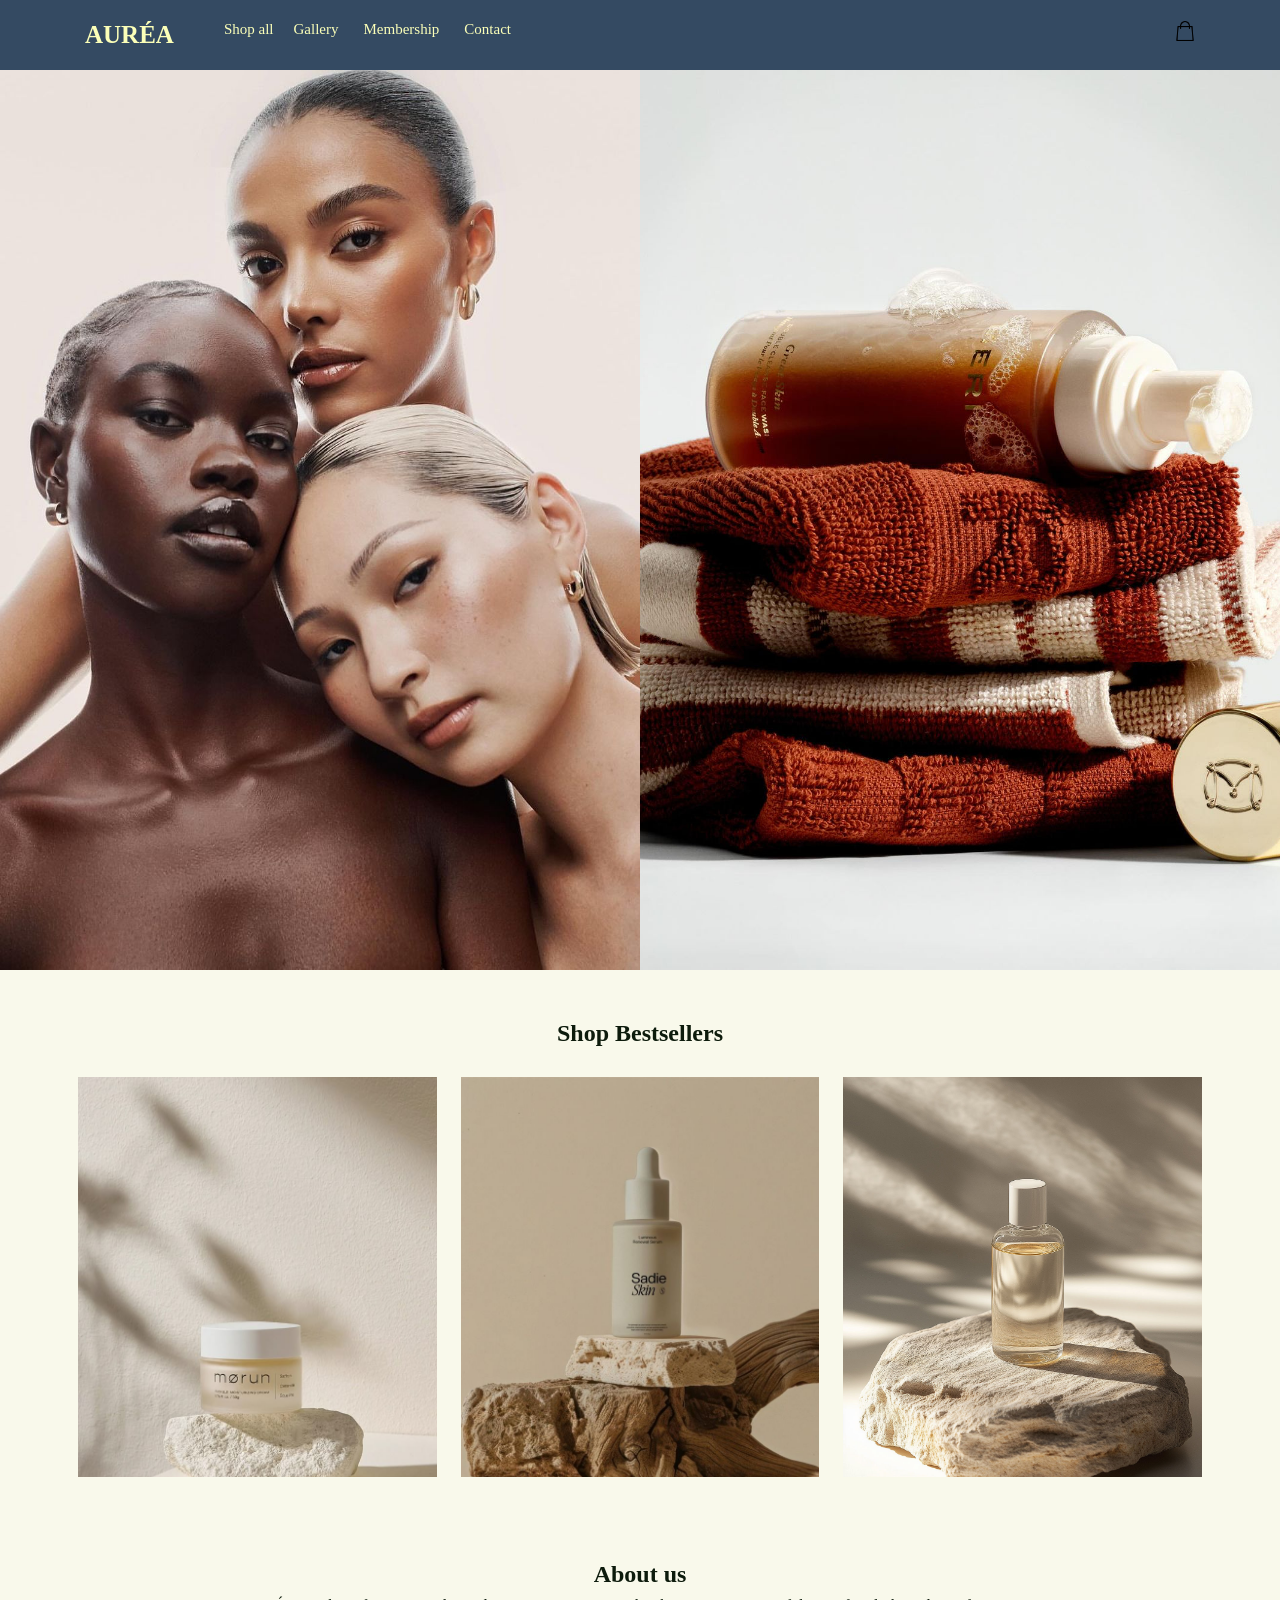
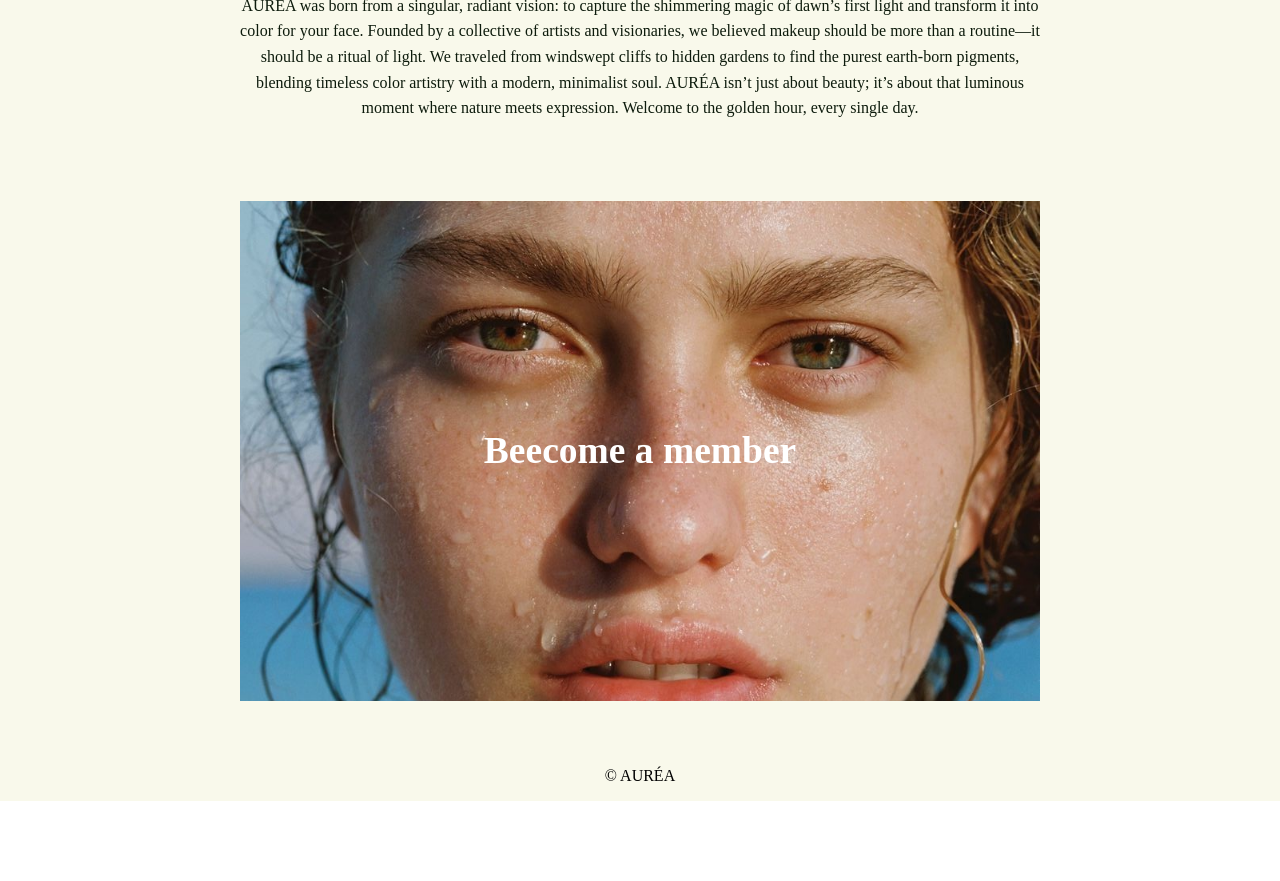
<file: index.html>
<!doctype html>
<html lang="en">
  <head>
    <meta charset="UTF-8" />
    <meta name="viewport" content="width=device-width, initial-scale=1.0" />
    <title>AURÉA</title>
    <link rel="stylesheet" href="style.css" />
    <script src="Script.js"></script>
  </head>
  <body class="homepage-grid">
    <header class="header">
      <nav>
        <a href="index.html" class="home">AURÉA</a>
        <a href="products.html" class="shop">Shop all</a>
        <a href="#" class="Gallery">Gallery</a>
        <a href="#" class="member">Membership</a>
        <!--span is a transparent box that groups text-->
        <a href="contact.html" class="contact">Contact</a>
        <a href="cart.html" class="cart-logo">
          <img src="images/cart-logo.png" class="cart-logo" />
        </a>
      </nav>
    </header>

    <img src="images/header-picture.jpeg" class="header-picture" />
    <img src="images/merit-photo.jpeg" class="header-picture" />
    <h2 class="bestseller-text">Shop Bestsellers</h2>

    <img src="images/Produktbild1.jpeg" class="bestseller-picture" />
    <img src="images/produktbild2.jpeg" class="bestseller-picture bild-ner" />
    <img src="images/produktbild3.jpeg" class="bestseller-picture" />

    <h2 class="about">About us</h2>
    <p class="about-text">
      AURÉA was born from a singular, radiant vision: to capture the shimmering
      magic of dawn’s first light and transform it into color for your face.
      Founded by a collective of artists and visionaries, we believed makeup
      should be more than a routine—it should be a ritual of light. We traveled
      from windswept cliffs to hidden gardens to find the purest earth-born
      pigments, blending timeless color artistry with a modern, minimalist soul.
      AURÉA isn’t just about beauty; it’s about that luminous moment where
      nature meets expression. Welcome to the golden hour, every single day.
    </p>
    <!--the text is written by AI from google gemini cite:google gemini-->

    <div class="member-frame">
      <img src="images/member-picture.jpeg" class="member-picture" />

      <div class="member-text">
        <h2>Beecome a member</h2>
      </div>
    </div>
    <div class="clearfix"></div>
    <footer>
      <p>&copy; AURÉA</p>
    </footer>
  </body>
</html>
</file>
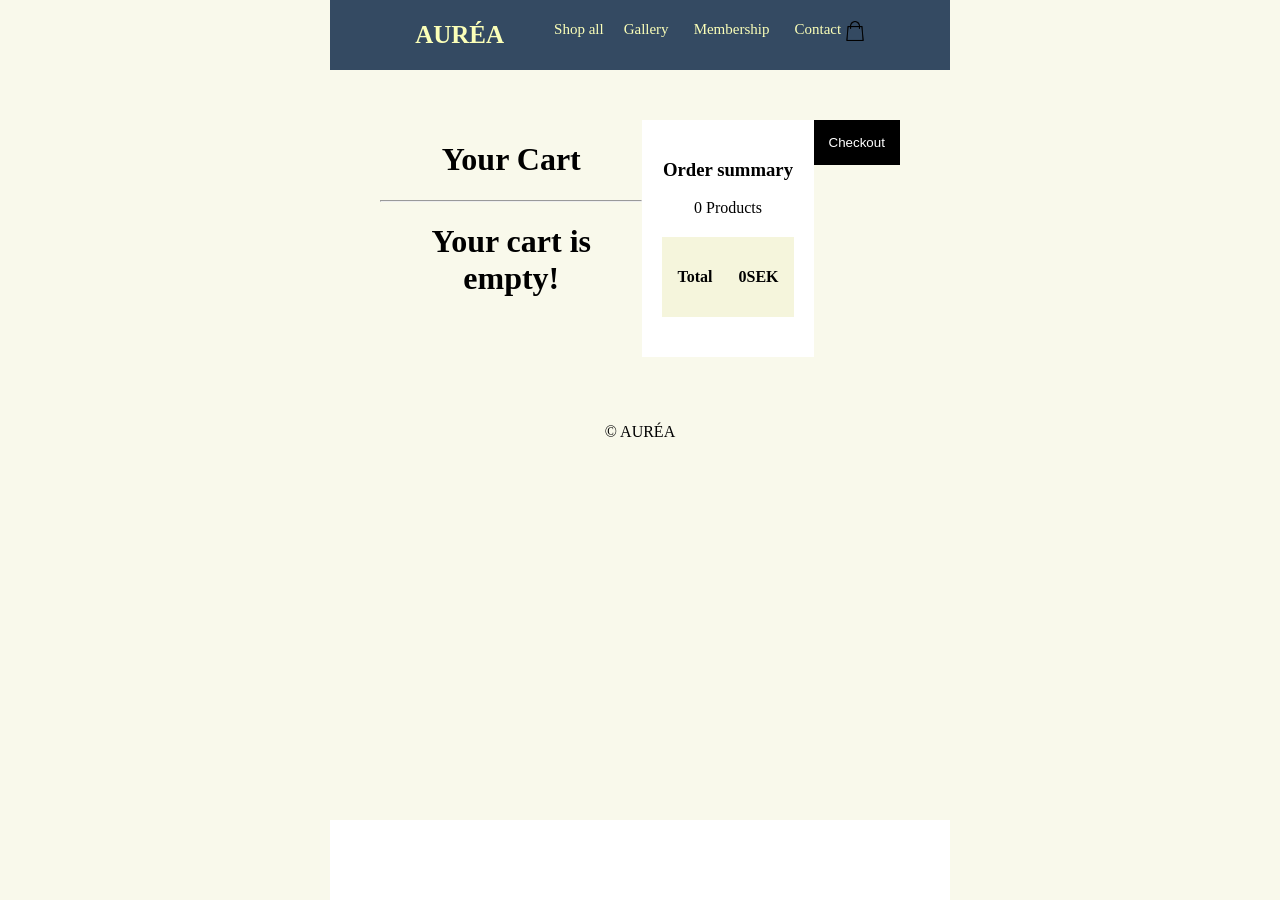
<file: cart.html>
<!doctype html>
<html lang="en">
  <head>
    <meta charset="UTF-8" />
    <meta name="viewport" content="width=device-width, initial-scale=1.0" />
    <title>Cart-AURÈA</title>
    <link rel="stylesheet" href="style.css" />
    <script src="Script.js"></script>
  </head>
  <body>
    <header class="header">
      <nav>
        <a href="index.html" class="home">AURÉA</a>
        <a href="products.html" class="shop">Shop all</a>
        <a href="#" class="Gallery">Gallery</a>
        <a href="#" class="member">Membership</a>
        <!--span is like a transparent box to group the text-->
        <a href="contact.html" class="contact">Contact</a>
        <a href="cart.html" class="cart-logo">
          <img src="images/cart-logo.png" class="cart-logo" />
        </a>
      </nav>
    </header>

    <main class="cart-main">
      <div class="cart-left">
        <h1 class="your-bag">Your Cart</h1>
        <hr />

        <div id="cart-items-container"></div>
      </div>

      <div class="cart-right">
        <h3>Order summary</h3>
        <div class="summary-line">
          <span id="item-count">0 Product</span>
        </div>

        <div class="total-section">
          <p>Total</p>
          <p><span id="total-price">0</span>SEK</p>
        </div>
      </div>

      <a href="Checkout.html">
        <button class="checkout-button">Checkout</button>
      </a>
    </main>
    <footer>
      <p>&copy; AURÉA</p>
    </footer>
  </body>
</html>
</file>
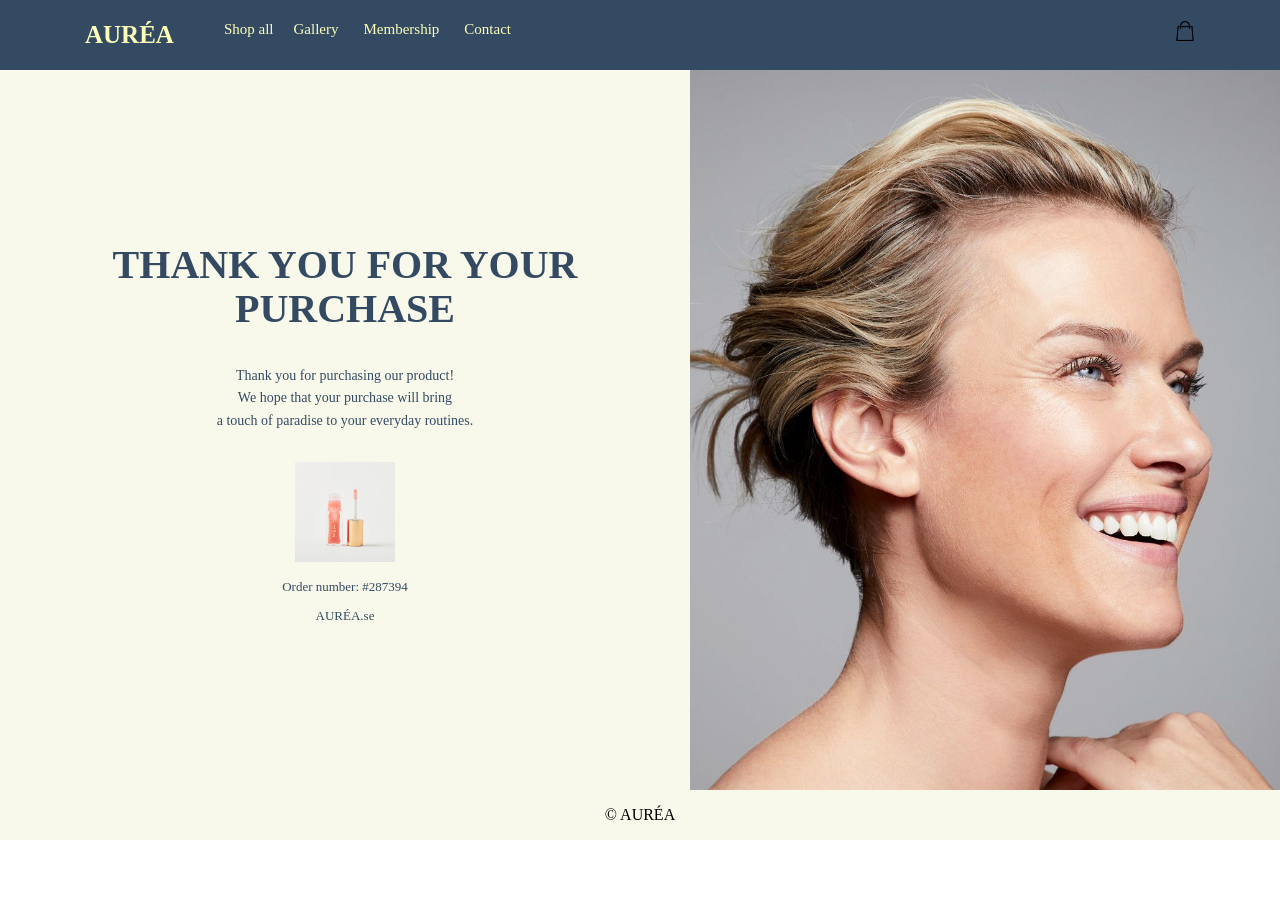
<file: Checkout.html>
<!doctype html>
<html lang="en">
  <head>
    <meta charset="UTF-8" />
    <meta name="viewport" content="width=device-width, initial-scale=1.0" />
    <title>AURÉA-confirmation</title>
    <link rel="stylesheet" href="style.css" />
    <script src="Script.js"></script>
  </head>
  <body>
    <header class="header">
      <nav>
        <a href="index.html" class="home">AURÉA</a>
        <a href="products.html" class="shop">Shop all</a>
        <a href="#" class="Gallery">Gallery</a>
        <a href="#" class="member">Membership</a>
        <!--span is a transparent box that groups text-->
        <a href="contact.html" class="contact">Contact</a>
        <a href="cart.html" class="cart-logo">
          <img src="images/cart-logo.png" class="cart-logo" />
        </a>
      </nav>
      <!--had to google span cite:google gemini-->
    </header>

    <section class="checkout-section">
      <div class="left-side">
        <h1 class="purchase-titel">THANK YOU FOR YOUR PURCHASE</h1>
        <p class="purchase-text">
          Thank you for purchasing our product! <br />
          We hope that your purchase will bring <br />
          a touch of paradise to your everyday routines.
        </p>

        <div class="info">
          <img src="images/lipgloss1.png" alt="" class="lipgloss-checkout" />
          <p class="order-info">Order number: #287394</p>
          <p class="logo">AURÉA.se</p>
        </div>
      </div>

      <div class="right-side">
        <img src="images/checkout-picture.jpeg" alt="" class="checkout-img" />
      </div>
    </section>

    <footer>
      <p>&copy; AURÉA</p>
    </footer>
  </body>
</html>
</file>
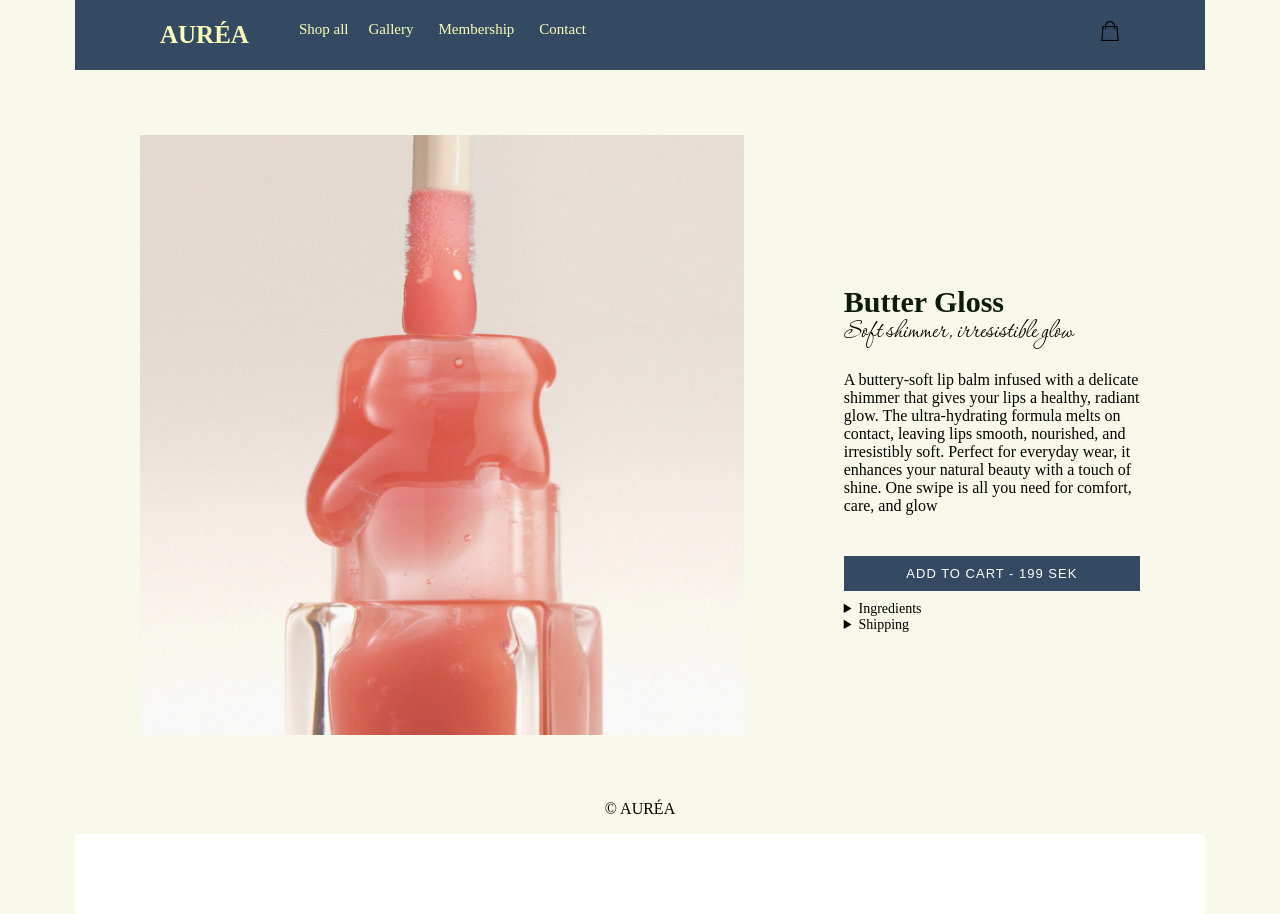
<file: product.html>
<!doctype html>
<html lang="en">
  <head>
    <meta charset="UTF-8" />
    <meta name="viewport" content="width=device-width, initial-scale=1.0" />
    <title>Product-AURÉA</title>
    <link rel="stylesheet" href="style.css" />
    <script src="Script.js"></script>

    <link rel="preconnect" href="https://fonts.googleapis.com" />
    <link rel="preconnect" href="https://fonts.gstatic.com" crossorigin />
    <link
      href="https://fonts.googleapis.com/css2?family=Corinthia:wght@400;700&family=Gajraj+One&display=swap"
      rel="stylesheet"
    />
  </head>
  <body>
    <header class="header">
      <nav>
        <a href="index.html" class="home">AURÉA</a>
        <a href="products.html" class="shop">Shop all</a>
        <a href="#" class="Gallery">Gallery</a>
        <a href="#" class="member">Membership</a>
        <a href="contact.html" class="contact">Contact</a>
        <a href="cart.html" class="cart-logo">
          <img src="images/cart-logo.png" class="cart-logo" />
        </a>
      </nav>
 
    </header>

 <div id="popupMessage" class="popup">
          <div class="popup-content">Succesfully added!</div>
        </div>
      </div>

    <main class="product-page">
      <div class="product-image">
        <img
          src="images/lipgloss1.png"
          class="img-back1"
          alt="Lip balm AURÉA"
        />
        <img
          src="images/lipgloss1nb.png"
          class="img-front1"
          alt="lip balm nb"
        />
      </div>

      <div class="product-details">
        <h2 class="product-title">Butter Gloss</h2>
        <p class="slogan">Soft shimmer, irresistible glow</p>
        <p class="product-description">
          A buttery-soft lip balm infused with a delicate shimmer that gives
          your lips a healthy, radiant glow. The ultra-hydrating formula melts
          on contact, leaving lips smooth, nourished, and irresistibly soft.
          Perfect for everyday wear, it enhances your natural beauty with a
          touch of shine. One swipe is all you need for comfort, care, and glow
        </p>

        <div class="purchase" id="purchase-id">
          <button class="add-to-cart-large" onclick="addToCart('Buttergloss', 199, 'images/lipgloss1.png')">
            Add to cart - 199 SEK
          </button>
        
        </div>

        <details class="ingredients">
          <summary>Ingredients</summary>
          Polybutene, Hydrogenated Polyisobutene, Octyldodecanol, Ricinus Communis Seed Oil,
  Cera Alba, Tocopheryl Acetate, Aroma, CI 77891.
        </details>

         <details class="shipping">
          <summary>Shipping</summary>
          We offer free shipping on all orders within Sweden. A flat shipping fee of 49 SEK applies to orders delivered outside of Sweden.
        </details>

    </main>
    <footer>
      <p>&copy; AURÉA</p>
    </footer>
  </body>
</html>
</file>
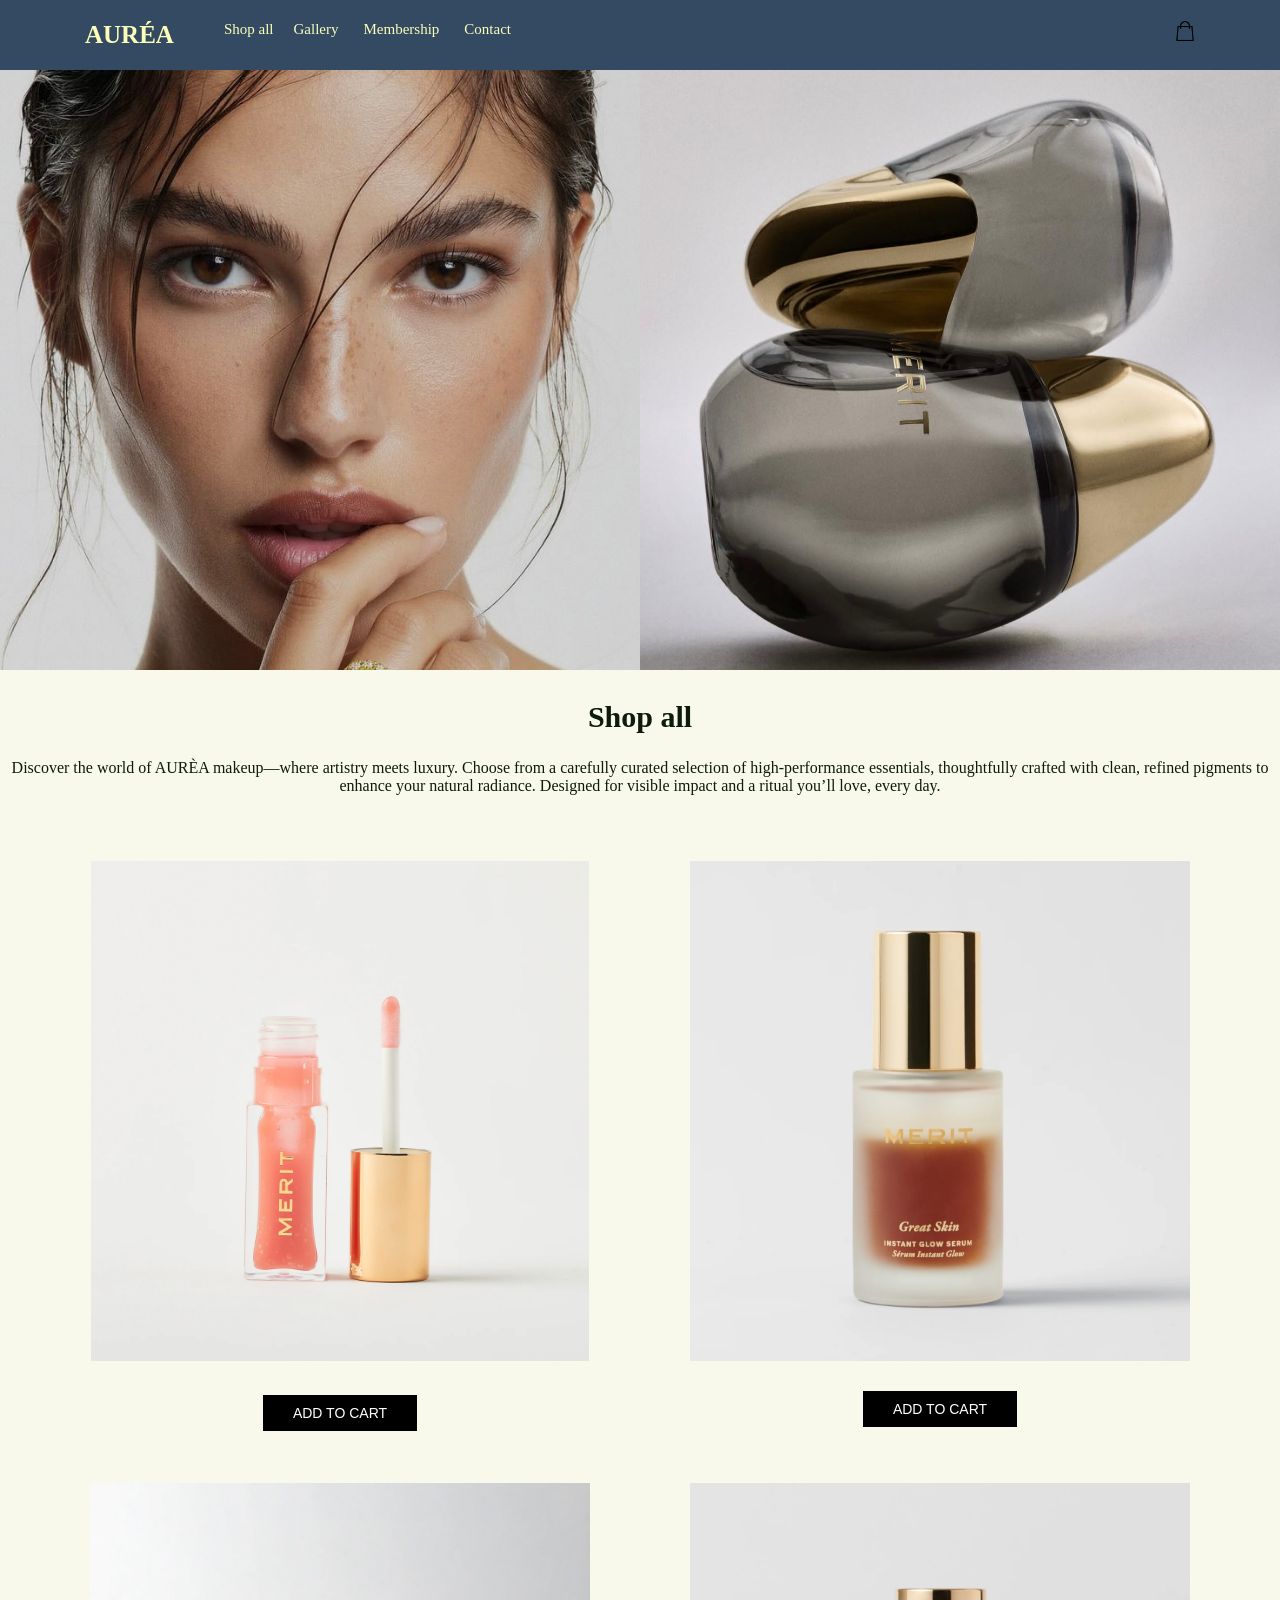
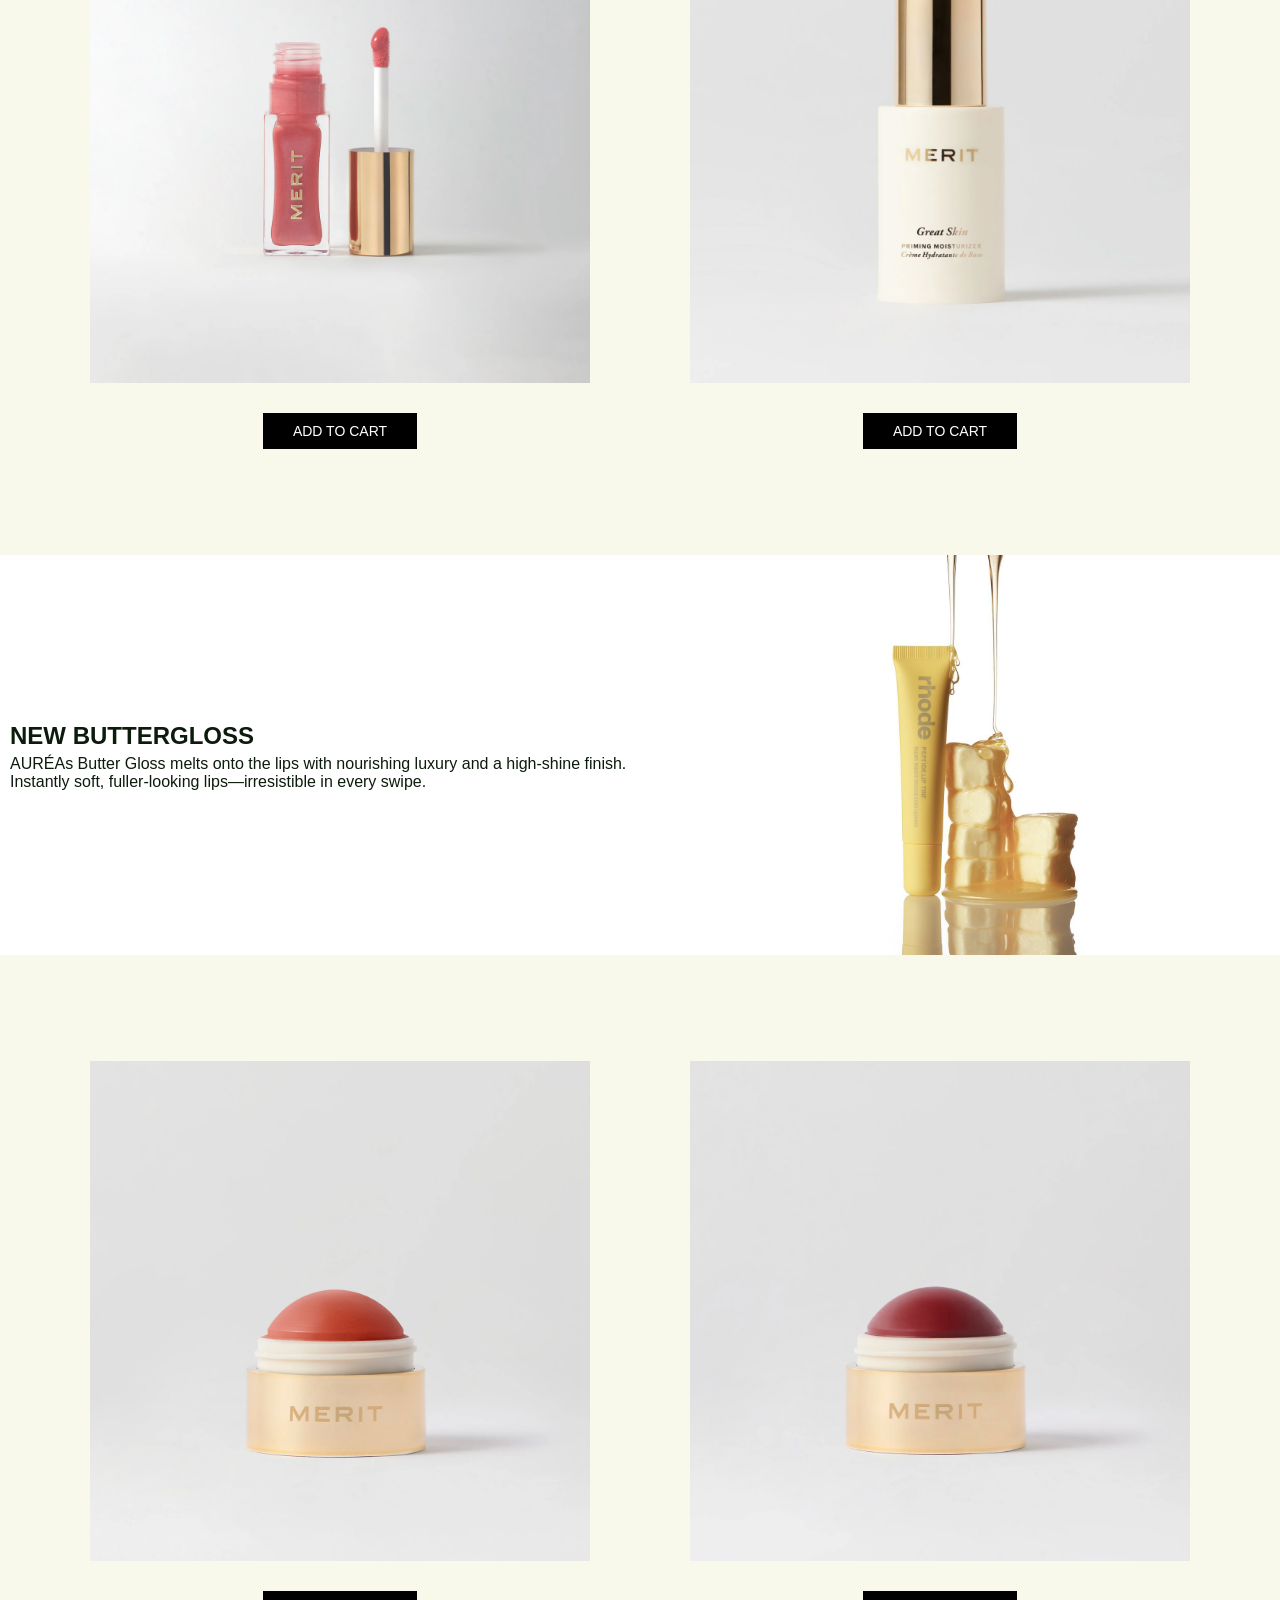
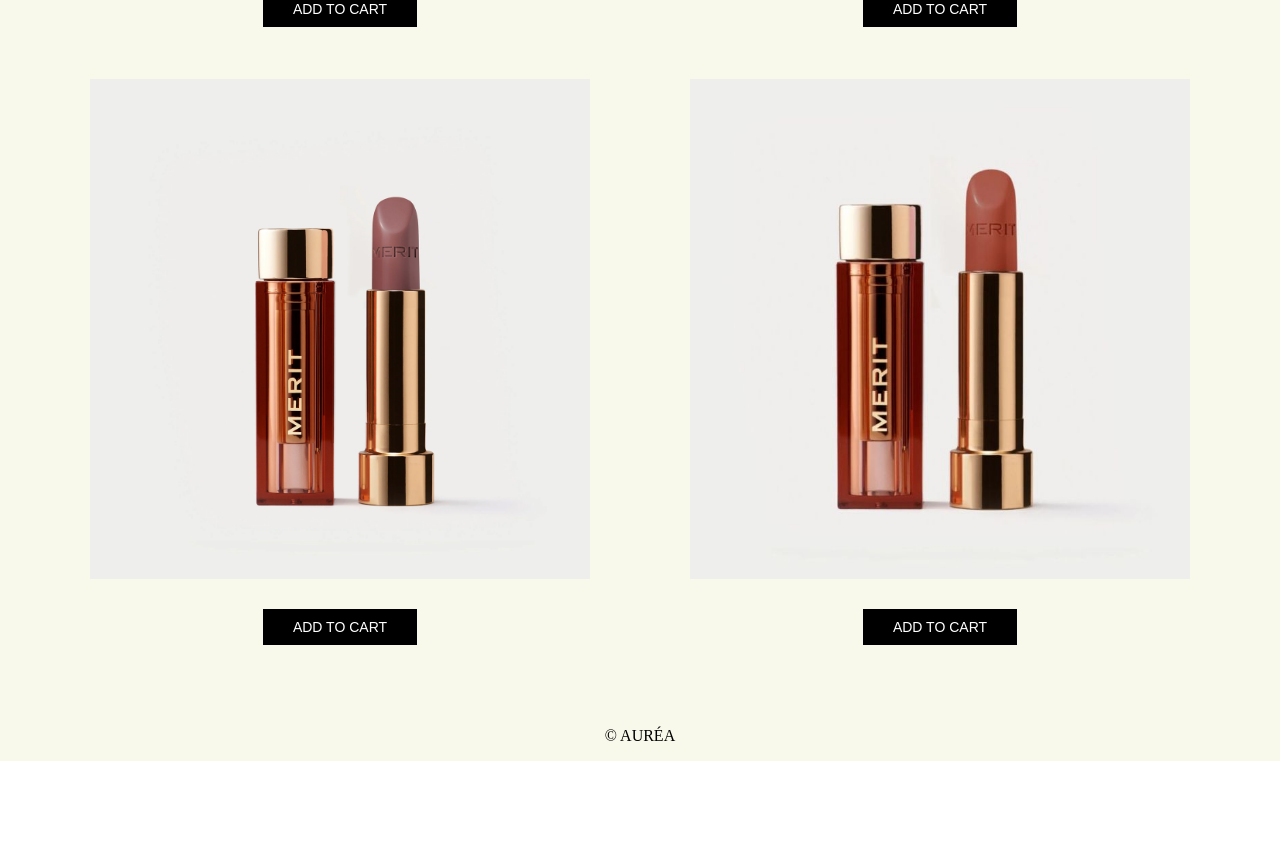
<file: products.html>
<!doctype html>
<html lang="en">
  <head>
    <meta charset="UTF-8" />
    <meta name="viewport" content="width=device-width, initial-scale=1.0" />
    <title>Shopall-AURÉA</title>
    <link rel="stylesheet" href="style.css" />
    <script src="Script.js"></script>
    <link rel="preconnect" href="https://fonts.googleapis.com" />
    <link rel="preconnect" href="https://fonts.gstatic.com" crossorigin />
  </head>
  <body class="products-grid">
    <main>
      <header class="header">
        <nav>
          <a href="index.html" class="home">AURÉA</a>
          <a href="products.html" class="shop">Shop all</a>
          <a href="#" class="Gallery">Gallery</a>
          <a href="#" class="member">Membership</a>
          <a href="contact.html" class="contact">Contact</a>
          <a href="cart.html" class="cart-logo">
            <img src="images/cart-logo.png" class="cart-logo" />
          </a>
        </nav>
      </header>

      <img src="images/shop-all-header.jpeg" class="banner" />
      <img src="images/perfume.jpg" class="banner" />

      <h2 class="shoptext">Shop all</h2>
      <p class="shoptext2">
        Discover the world of AURÈA makeup—where artistry meets luxury. Choose
        from a carefully curated selection of high-performance essentials,
        thoughtfully crafted with clean, refined pigments to enhance your
        natural radiance. Designed for visible impact and a ritual you’ll love,
        every day.
      </p>

      <section class="product-grid">
        <figure class="product-item" class="img-link">
          <a href="product.html">
            <img src="images/lipgloss1.png" alt="Lip balm" class="img-front" />
            <img
              src="images/lipgloss1nb.png"
              alt="lip balm nb"
              class="img-back"
            />
          </a>
          <button class="add-to-cart">Add to cart</button>
        </figure>

        <figure class="product-item">
          <img src="images/serum.png" class="img-front2" alt="serum" />

          <button class="add-to-cart">Add to cart</button>
        </figure>

        <figure class="product-item">
          <img src="images/lipgloss2.png" alt="Hand cream" />
          <button class="add-to-cart">Add to cart</button>
        </figure>

        <figure class="product-item">
          <img src="images/moistruzier.png" alt="Hand cream" />
          <button class="add-to-cart">Add to cart</button>
        </figure>
      </section>

      <div class="product-container">
        <div class="product-info">
          <h2>NEW BUTTERGLOSS</h2>
          <p>
            AURÉAs Butter Gloss melts onto the lips with nourishing luxury and a
            high-shine finish. Instantly soft, fuller-looking lips—irresistible
            in every swipe.
          </p>
        </div>
        <img src="images/lipgloss.jpeg" class="lip-image" alt="lipgloss" />
      </div>

      <section class="product-grid2">
        <figure class="product-item">
          <img src="images/rouge.png" alt="Lip balm" />
          <button class="add-to-cart">Add to cart</button>
        </figure>

        <figure class="product-item2">
          <img src="images/rouge2.png" alt="Hand cream" />
          <button class="add-to-cart">Add to cart</button>
        </figure>

        <figure class="product-item2">
          <img src="images/lipstick.png" alt="Hand cream" />
          <button class="add-to-cart">Add to cart</button>
        </figure>

        <figure class="product-item2">
          <img src="images/produktbild8.jpeg" alt="Hand cream" />
          <button class="add-to-cart">Add to cart</button>
        </figure>
      </section>
    </main>

    <footer>
      <p>&copy; AURÉA</p>
    </footer>
  </body>
</html>
</file>
<file: style.css>
@import url("https://fonts.googleapis.com/css2?family=Corinthia&display=swap");

body {
  background-color: rgb(249, 249, 235);
  margin: 0 auto;
  padding: 0;
  text-align: center;
  width: fit-content;

  border-bottom: 80px solid white;
  min-height: 100vh;
  box-sizing: border-box;
}

.header {
  background: rgb(52, 74, 98);
  padding: 6px 70px;
  margin: 0;
  width: 100%;
  box-sizing: border-box; /*cite: google gemini*/

  color: rgb(251, 255, 184);
  text-align: left;
  position: relative;
}

.home {
  font-size: 25px;
  vertical-align: center;
  color: rgb(40, 71, 38);
}

.header nav {
  display: flex;
  padding: 15px;
}

.home {
  text-decoration: none;
  color: inherit;
  cursor: pointer;
  font-weight: bold;
}

.shop {
  font-size: 15px;
  margin-left: 50px;
  font-weight: medium;
  vertical-align: middle;
  text-decoration: none;
  color: inherit; /*had to google how to remove the line and change the color-cite:google gemini*/
}

.Gallery {
  font-size: 15px;
  margin-left: 20px;
  font-weight: medium;
  vertical-align: middle;
  text-decoration: none;
  color: inherit;
}

.member {
  font-size: 15px;
  margin-left: 25px;
  font-weight: medium;
  vertical-align: middle;
  text-decoration: none;
  color: inherit;
}

.contact {
  font-size: 15px;
  margin-left: 25px;
  font-weight: medium;
  vertical-align: middle;
  text-decoration: none;
  color: inherit;
}

.cart-logo {
  max-width: 20px;
  max-height: 20px;
  vertical-align: middle;
  margin-left: auto;
  font-size: 0px;
}

.header-picture {
  width: 50%;
  float: left;
  height: 900px;
  object-fit: cover;
}

.bestseller-text {
  clear: both;
  text-align: center;
  padding-top: 50px;
  color: rgb(13, 27, 12);
}

.bestseller-picture {
  display: inline-block;
  width: 28%;
  height: 400px;
  object-fit: cover;
  margin: 10px;
  clear: both;

  transition:
    transform 0.3s ease,
    filter 0.3s ease; /*cite: google gemini*/
}

.bestseller-picture:hover {
  /*cite: google gemini*/
  transform: scale(1.05);
}

.bild-ner {
  /*cite: google gemini*/
  object-position: center 0%;
}

.about {
  clear: both;
  text-align: center;
  margin-bottom: 5px;
  padding-top: 50px;
  color: rgb(13, 27, 12);
}

.about-text {
  text-align: center;
  max-width: 800px;
  margin: 0 auto;
  line-height: 1.6;
  color: rgb(13, 27, 12);
  margin-bottom: 80px;
}

.member-frame {
  position: relative;
  width: 800px;
  margin: 0 auto 50px;
}

.member-picture {
  width: 100%;
  height: 500px;
  object-fit: cover;
  display: block;
  object-position: 90% 0%;
}

.member-text {
  color: rgb(255, 255, 255);
  position: absolute;
  top: 50%;
  left: 50%;
  transform: translate(-50%, -50%);
  text-align: center;
  font-size: 25px;
}

.clearfix {
  clear: both;
}

/*Shopall sidan*/
.banner {
  width: 49.99%;
  float: left;
  height: 600px !important;
  object-fit: cover;
}

.shoptext {
  clear: both;
  color: rgb(12, 27, 12);
  font-size: 30px;
  text-align: center;
  padding-top: 30px;
}

.shoptext2 {
  clear: both;
  color: rgb(12, 27, 12);
  text-align: center;
  margin: 0 auto;
  margin-top: 10px;
}

.product-grid,
.product-grid2 {
  display: grid;
  grid-template-columns: 1fr 1fr;
  justify-content: center;
  gap: 20px;
  padding: 50px;
  clear: both;
}

.product-item {
  text-align: center;
  display: flex;
  flex-direction: column;
  align-items: center;
  position: relative;
}

.img-link {
  position: relative;
  display: block;
  width: 100%;
  height: 500px;
  margin-bottom: 30px;
  overflow: hidden;
}

.product-item img {
  width: 100%;
  height: 100%;
  object-fit: cover;
  transition:
    opacity 0.3s ease,
    transform 0.3s ease;
}

.img-back {
  position: absolute;
  top: 0;
  left: 0;
  opacity: 0;
}

.product-item:hover .img-back {
  opacity: 1;
  transform: scale(1.05);
}

.product-item:hover .img-front {
  transform: scale(1.05);
}

.product-item img,
.product-item2 img {
  width: 100%;
  height: 500px;
  object-fit: cover;
  margin-bottom: 30px;
  transition: transform 0.3s ease;
}

.product-item img:hover,
.product-item2 img:hover {
  transform: scale(1.05);
}

.add-to-cart {
  background-color: black;
  color: white;
  padding: 10px 30px;
  border: none;
  cursor: pointer;
  font-size: 14px;
  text-transform: uppercase;
  transition: 0.3s;
  width: fit-content;
}

.add-to-cart:hover {
  background-color: #333;
}

.product-container {
  display: flex;
  margin: 40px auto;
  background-color: rgb(255, 255, 255);
  clear: both;
}

.product-info {
  width: 50%;
  padding: 10px;
  text-align: left;
  color: rgb(12, 27, 12);
  display: flex;
  flex-direction: column;
  justify-content: center;
  font-family: Verdana, Geneva, Tahoma, sans-serif;
}

.product-info h2 {
  margin-bottom: 5px;
}

.product-info p {
  margin-top: 0px;
}

.lip-image {
  width: 50%;
  height: 400px;
  object-fit: contain;
  display: block;
}

.product-grid2 {
  gap: 20px;
  padding: 50px;
  clear: both;
}

.product-item2 {
  text-align: center;
  display: flex;
  flex-direction: column;
  align-items: center;
}

.product-item2 img {
  width: 100%;
  height: 500px;
  object-fit: cover;
  margin-bottom: 30px;
}

/*product site*/
.product-page {
  display: flex;
  max-width: 1000px;
  margin: 55px;
  padding: 10px;
  gap: 20px;
  text-align: left;
}

.product-image {
  display: grid;
  grid-template-columns: 1fr;
  height: 600px;
}

.product-image img {
  width: 100%;
  max-width: 700px;
  height: 600px;
  object-fit: cover;
  display: block;
  grid-area: 1 / 1;
  transition:
    opacity 0.4s ease-in-out,
    transform 0.4s ease-in-out;
}

.img-back1 {
  z-index: 1;
}

.img-front1 {
  z-index: 2;
  opacity: 1;
}
/*Cite: google gemini följande två - ville veta hur man gjorde en hover*/
.product-image:hover .img-front1 {
  opacity: 0;
  transform: scale(1.02);
}

.product-image:hover .img-back1 {
  transform: scale(1.02);
}

.product-details {
  flex: 1;
  display: flex;
  flex-direction: column;
  align-items: flex-start;
  text-align: left;
  padding-left: 0;
  margin-left: 80px;
  font-family: Cambria, Cochin, Georgia, Times, "Times New Roman", serif;
}

.product-title {
  font-size: 30px;
  font-weight: bold;
  margin-top: 150px;
  margin-left: 0px;
  margin-bottom: -35px;
  color: rgb(12, 27, 12);
  text-align: left;
}

.purchase {
  width: 100%;
  margin-top: 25px;
  display: block;
  clear: both;
}

.add-to-cart-large {
  width: 100%;
  padding: 10px 0;
  background-color: rgb(52, 74, 98);
  color: white;
  border: none;
  font-size: 13px;
  font-weight: 300;
  text-transform: uppercase;
  letter-spacing: 1px;
  cursor: pointer;
  transition: background-color 0.2s ease;
}

.add-to-cart-large:hover {
  background-color: rgb(76, 104, 135);
}

.thumbnail-container {
  display: flex;
  gap: 10px;
  margin-top: 15px;
  justify-content: center;
}

.thumbnail {
  width: 80px;
  height: 80px;
  object-fit: cover;
  cursor: pointer;
  border: 1px solid white;
  transition: border-color 0.3s ease;
}

.thumbnail:hover {
  border-color: rgb(12, 27, 12);
}

/*Cart*/
.cart-main {
  display: flex;
  justify-content: space-between;
  padding: 50px;
  max-width: 1200px;
  margin: 0 auto;
}

.cart-item {
  display: flex;
  align-items: center;
  justify-content: space-between;
  padding: 20px 0;
}

.cart-img {
  width: 100px;
  height: 120px;
  object-fit: cover;
  display: block;
  flex: none;
}

.cart-img img {
  width: 100%;
  max-width: 100px;
  height: auto;
  display: block;
}

.cart-left {
  width: 60%;
}

.cart-right {
  width: 30%;
  background-color: white;
  padding: 20px;
}

.total-section {
  display: flex;
  justify-content: space-between;
  background-color: beige;
  padding: 15px;
  margin: 20px 0;
  font-weight: bold;
}

.slogan {
  font-family: corinthia;
  font-size: 30px;
  margin-bottom: 5px;
}

.checkout-button {
  width: 100%;
  background-color: black;
  color: white;
  padding: 15px;
  border: none;
  cursor: pointer;
  transition: background-color 0.2s ease;
}

.checkout-button:hover {
  background-color: rgb(35, 55, 35);
}

.ingredients {
  font-size: 14px;
  margin-top: 10px;
  font-family: Cambria, Cochin, Georgia, Times, "Times New Roman", serif;
}

.shipping {
  font-size: 14px;
  font-family: Cambria, Cochin, Georgia, Times, "Times New Roman", serif;
}

/*checkout*/
.checkout-section {
  display: flex;
  height: 80vh;
  width: 100%;
  background-color: rgb(249, 249, 235);
  overflow: hidden;
}

.left-side {
  flex: 1;
  display: flex;
  align-items: center;
  justify-content: center;
  flex-direction: column;
  padding: 50px;
  text-align: center;
}

.purchase-titel {
  font-size: 40px;
  color: rgb(52, 74, 98);
  line-height: 1.1;
  margin: 20px 0;
}

.purchase-text {
  font-size: 14px;
  color: rgb(52, 74, 98);
  line-height: 1.6;
  margin-bottom: 30px;
}

.right-side {
  flex: 1;
}

.checkout-img {
  width: 100%;
  height: 100%;
  object-fit: cover;
}

.info {
  color: rgb(52, 74, 98);
  font-size: 13px;
}

.lipgloss-checkout {
  width: 100px;
}

.last {
  padding: 50px;
}

.imagine-grid {
  display: grid;
  grid-template-columns: repeat(1fr);
  gap: 10px;
  margin: 20px auto;
  max-width: 400px;
}

.grid-item img {
  width: 100%;
  aspect-ratio: 1/1;
  object-fit: cover;
  border-radius: 4px;
  max-width: 300px;
  display: block;
}

/*contactpage*/
.contact-container {
  display: flex;
  align-items: center;
  justify-content: center;
  gap: 40px;
  margin: 50px auto;
  max-width: 1000px;
}

.contact-text {
  flex: 1;
  font-size: 25px;
  text-align: left;
}

.contact-picture {
  max-width: 500px;
  flex: 1;
  height: auto;
  object-fit: cover;
}

.contact-social {
  flex: 1;
  font-size: 25px;
  text-align: left;
  margin-bottom: -10px;
}

.Social-media {
  flex: 1;
  font-size: 15px;
  text-align: left;
}

.mail-headline {
  flex: 1;
  font-size: 25px;
  text-align: left;
  margin-bottom: -10px;
}

.email {
  flex: 1;
  font-size: 15px;
  text-align: left;
}

.popup {
  display: none;
  position: fixed;
  top: 50%;
  left: 50%;
  transform: translate(-50%, -50%);
  z-index: 10;
}

.popup-content {
  background-color: rgb(205, 230, 196);
  padding: 20px 40px;
  font-size: 20px;
  border-radius: 12px;
  text-align: center;
}

/*Cite: https://www.youtube.com/watch?v=yvqDrz2D_K8 samt hjälp från Lab och google gemini när koden inte fungerar*/
/*breakpoing-mobile*/
@media screen and (max-width: 768px) {
  .homepage.product-grid {
    display: block;
    padding: 10px;
  }

  .header nav {
    flex-direction: column;
    gap: 15px;
    text-align: left;
  }

  a.cart-logo {
    margin-left: 0;
  }

  a.shop {
    margin-left: 0;
  }

  a.Gallery {
    margin-left: 0;
  }

  a.member {
    margin-left: 0;
  }

  a.contact {
    margin-left: 0;
  }

  .header-picture,
  .bestseller-picture,
  .member-picture {
    width: 100%;
    height: auto;
    margin-left: 0;
    margin-right: 0;
    display: block;
  }

  .bild-ner {
    margin-top: 0;
  }

  .about-text,
  .bestseller-text,
  .about {
    padding: 0 15px;
    text-align: center;
  }

  .member-frame {
    display: flex;
    flex-direction: column;
    width: 100%;
  }

  section.product-grid,
  section.product-grid2 {
    grid-template-columns: 1fr;
  }

  .image-grid {
    grid-template-columns: repeat(2, 1fr);
    max-width: 250px;
    padding: 0 20px;
  }

  .product-page {
    display: flex;
    flex-direction: column;
    padding: 5px;
    margin: 10px;
    gap: 10px;
  }

  .product-title {
    text-align: center;
    font-size: 18px;
    margin-top: 30px;
  }

  .slogan {
    text-align: center;
  }

  .product-description {
    text-align: left;
    padding: 0 10px;
  }

  .product-details {
    flex: 1;
    margin-left: 0;
    padding-left: 0;
  }

  .purchase {
    margin-top: 40px;
  }
}
</file>
